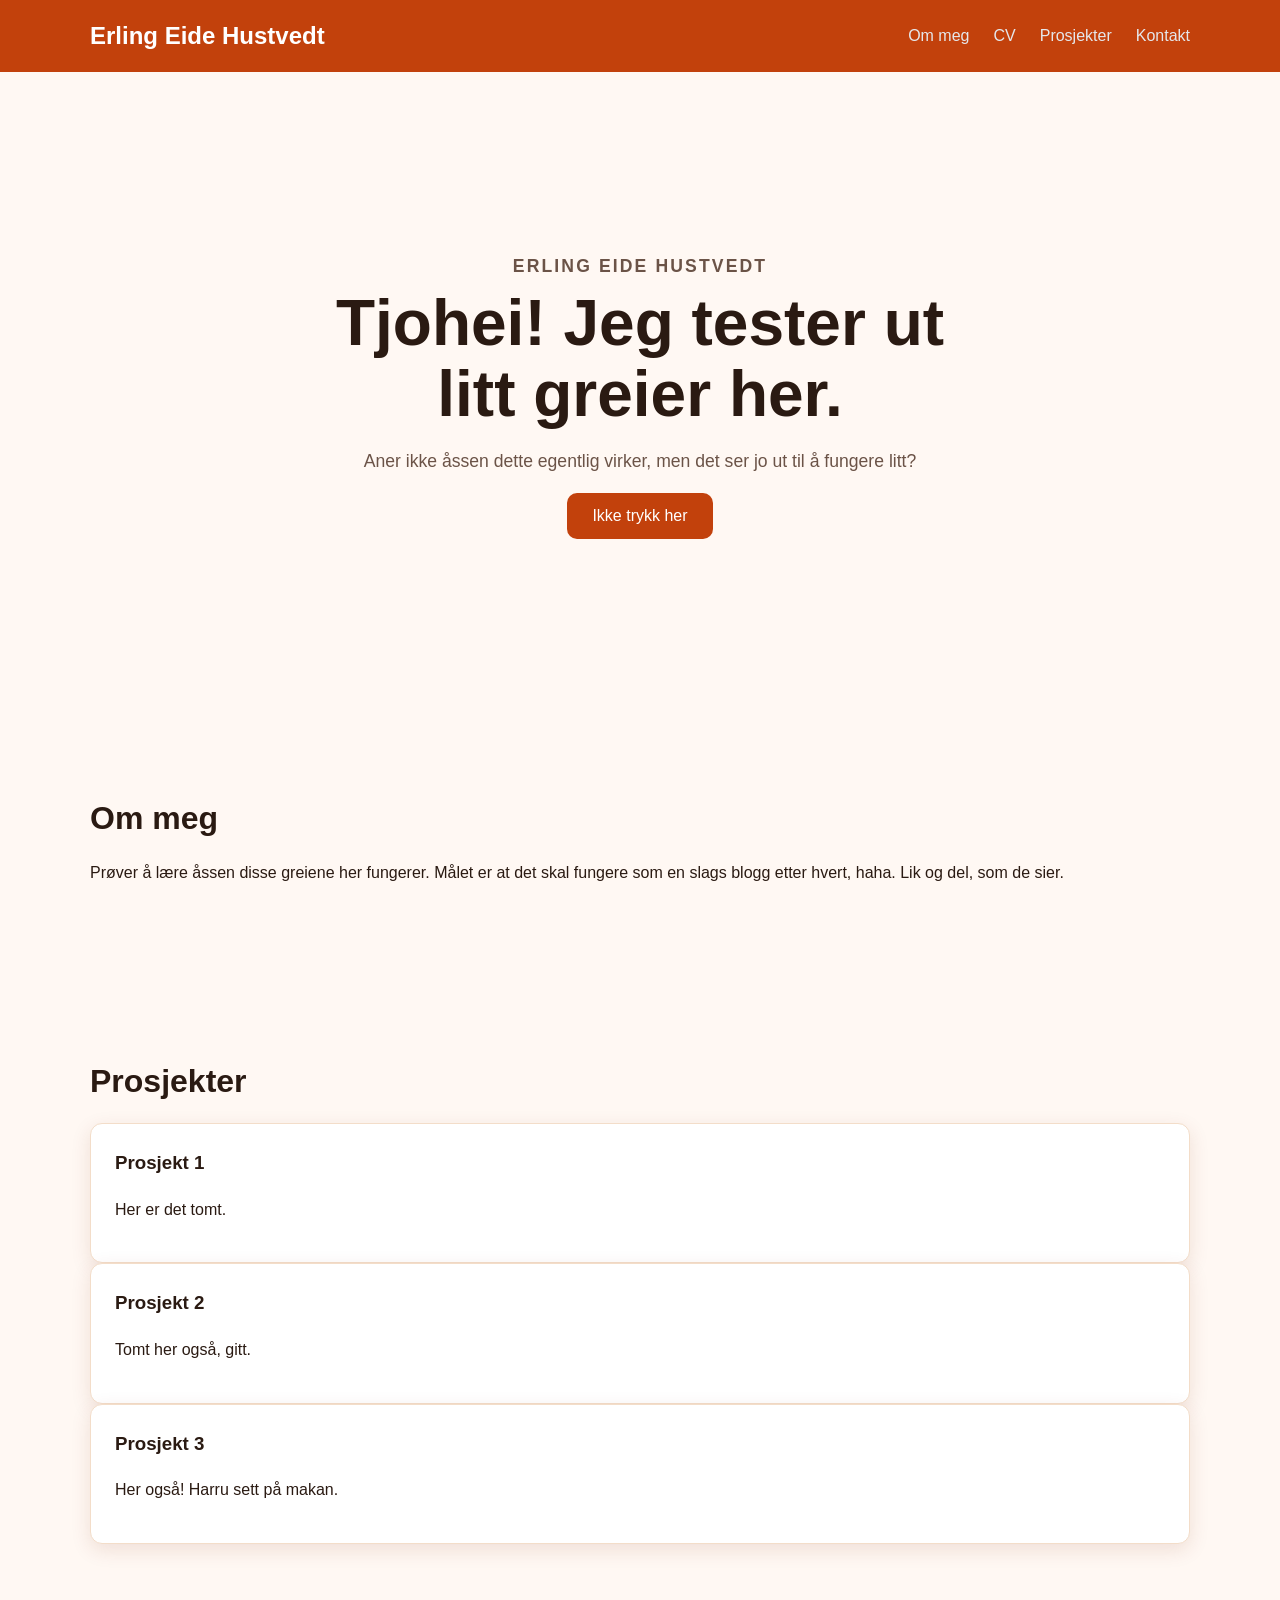
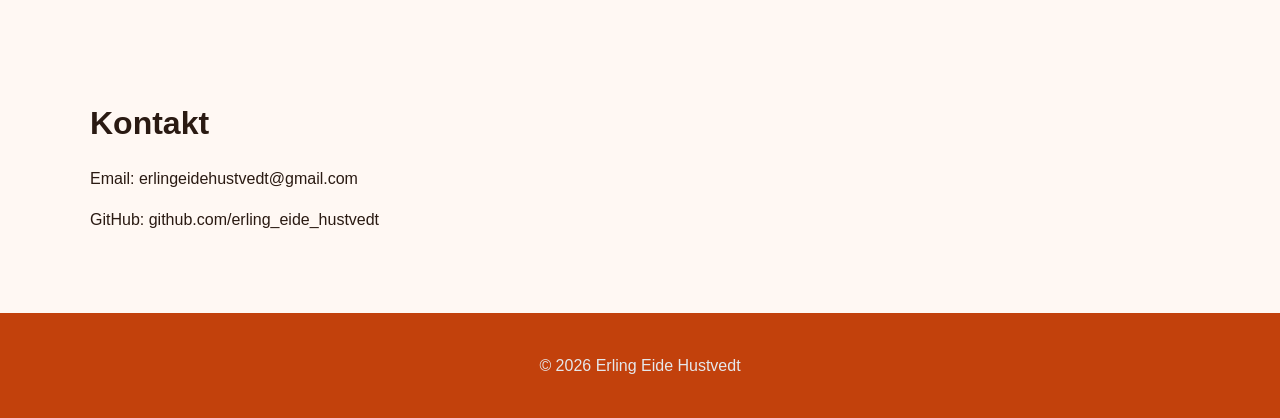
<file: index.html>
<!DOCTYPE html>
<html lang="en">
  <head>
    <meta charset="UTF-8" />
    <meta name="viewport" content="width=device-width, initial-scale=1.0" />
    <title>Gingerlingen</title>
    <meta
      name="description"
      content="A simple personal portfolio website built with HTML, CSS, and JavaScript."
    />
    <link rel="stylesheet" href="styles.css" />
  </head>
  <body>
    <header class="site-header">
      <nav class="container nav">
        <div class="logo">Erling Eide Hustvedt</div>
        <div class="nav-links">
          <a href="#om_meg">Om meg</a>
          <a href="cv.html">CV</a>
          <a href="#prosjekter">Prosjekter</a>
          <a href="#kontakt">Kontakt</a>
        </div>
      </nav>
    </header>

    <main>
      <section class="hero container">
        <div class="hero-text">
          <p class="eyebrow">Erling Eide Hustvedt</p>
          <h1>Tjohei! Jeg tester ut litt greier her.</h1>
          <p>
            Aner ikke åssen dette egentlig virker, men det ser jo ut til å fungere litt? 
          </p>
          <button id="ctaButton">Ikke trykk her</button>
        </div>
      </section>

      <section id="om_meg" class="section container">
        <h2>Om meg</h2>
        <p>
          Prøver å lære åssen disse greiene her fungerer. Målet er at det skal fungere som en slags blogg etter hvert, haha. Lik og del, som de sier. 
        </p>
      </section>

      <section id="prosjekter" class="section container">
        <h2>Prosjekter</h2>
        <div class="prosjekter">
          <article class="card">
            <h3>Prosjekt 1</h3>
            <p>Her er det tomt.</p>
          </article>

          <article class="card">
            <h3>Prosjekt 2</h3>
            <p>Tomt her også, gitt.</p>
          </article>

          <article class="card">
            <h3>Prosjekt 3</h3>
            <p>Her også! Harru sett på makan.</p>
          </article>
        </div>
      </section>

      <section id="kontakt" class="section container">
        <h2>Kontakt</h2>
        <p>Email: erlingeidehustvedt@gmail.com</p>
        <p>GitHub: github.com/erling_eide_hustvedt</p>
      </section>
    </main>

    <footer class="site-footer">
      <p>© 2026 Erling Eide Hustvedt</p>
    </footer>

    <script src="script.js"></script>
  </body>
</html>
</file>
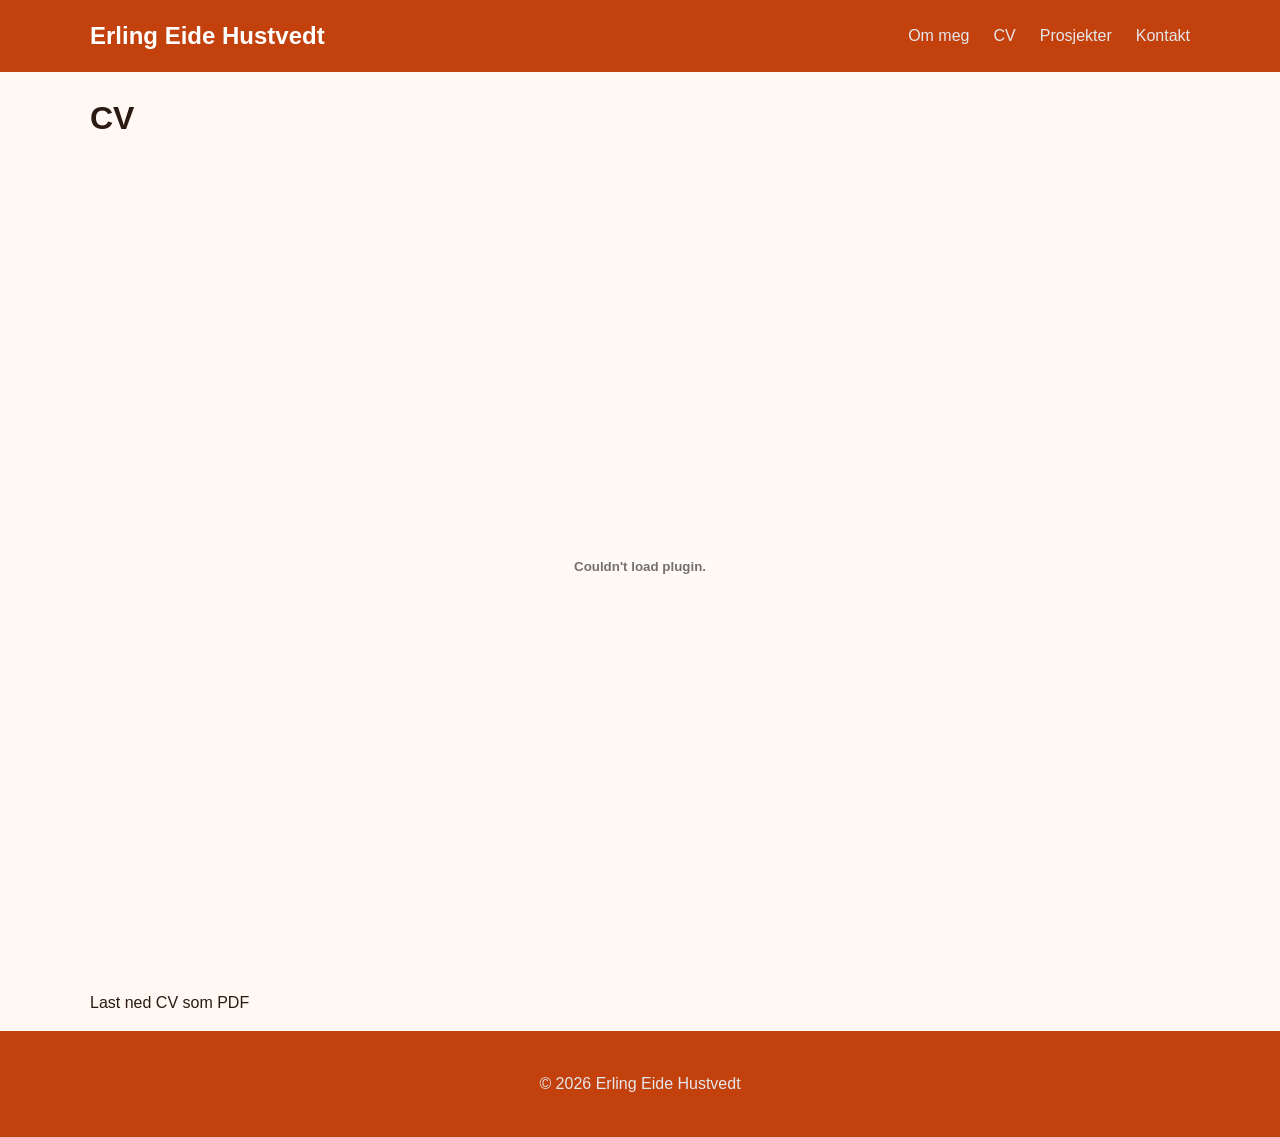
<file: cv.html>
<!DOCTYPE html>
<html lang="no">
  <head>
    <meta charset="UTF-8" />
    <meta name="viewport" content="width=device-width, initial-scale=1.0" />
    <title>CV – Erling Eide Hustvedt</title>
    <link rel="stylesheet" href="styles.css" />
</head>
<body>
  <header class="site-header">
    <nav class="container nav">
      <div class="logo"><a href="index.html">Erling Eide Hustvedt</a></div>

      <div class="nav-links">
        <a href="/#om_meg">Om meg</a>
        <a href="cv.html">CV</a>
        <a href="/#prosjekter">Prosjekter</a>
        <a href="/#kontakt">Kontakt</a>
      </div>
    </nav>
  </header>

  <main class="container page-content">
    <h1>CV</h1>

    <section class="cv-pdf">
      <embed src="cv.pdf" type="application/pdf" width="100%" height="800px" />
      <p><a href="cv.pdf" target="_blank" rel="noopener">Last ned CV som PDF</a></p>
    </section>

  </main>

  <footer class="site-footer">
    <p>© 2026 Erling Eide Hustvedt</p>
  </footer>
</body>
</html>
</file>
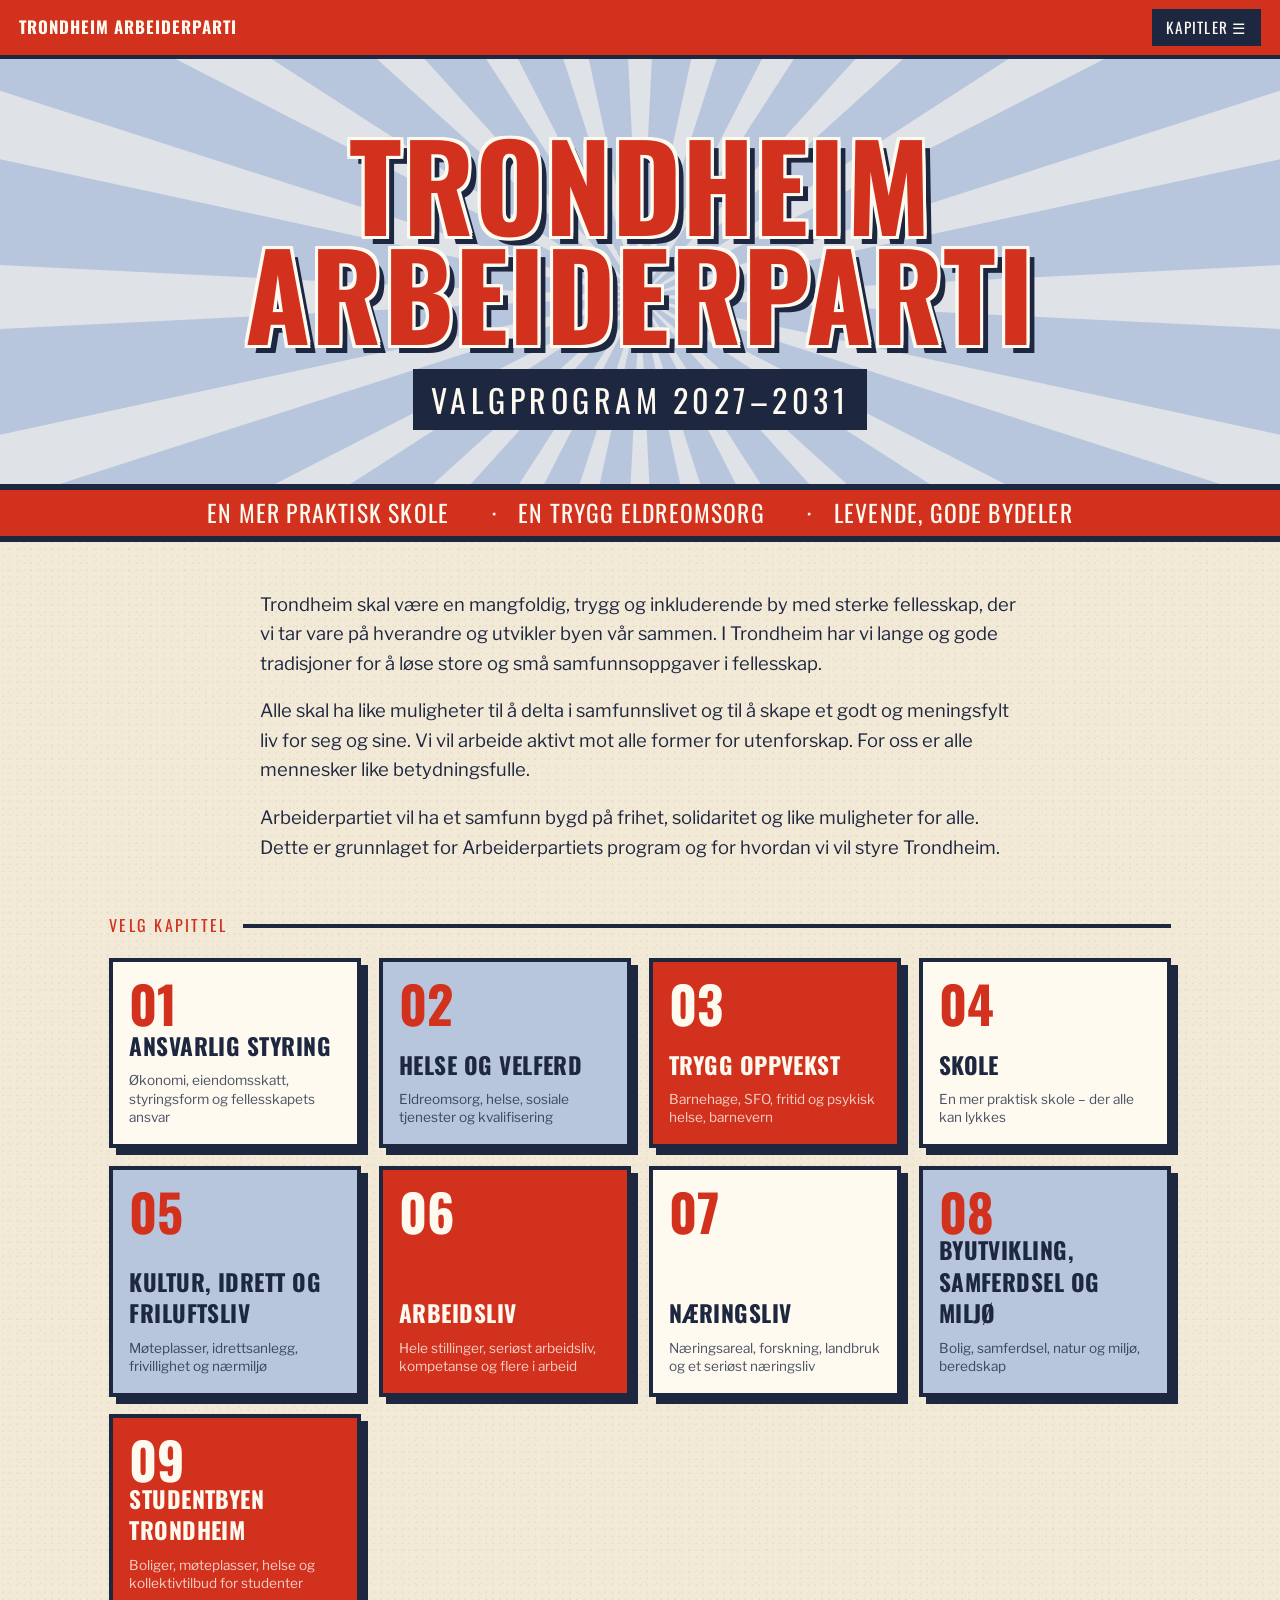
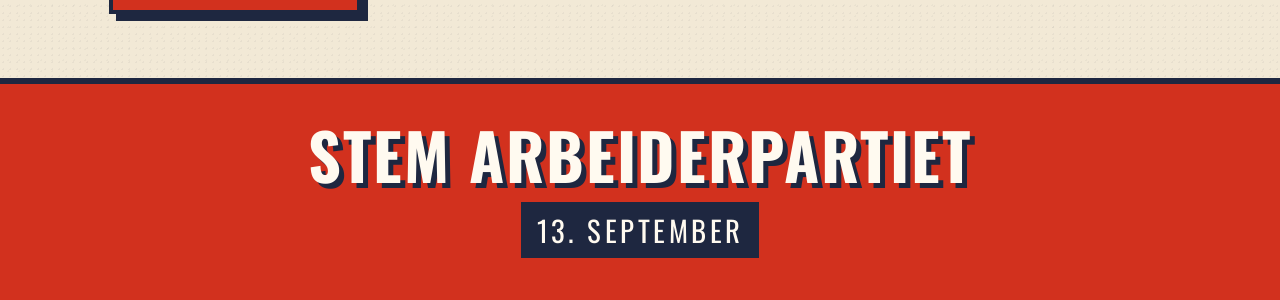
<file: valgprogram.html>
<!DOCTYPE html>
<html lang="nb">
<head>
<meta charset="utf-8">
<meta name="viewport" content="width=device-width, initial-scale=1">
<title>Trondheim Arbeiderparti – Valgprogram 2027–2031</title>
<link rel="preconnect" href="https://fonts.googleapis.com">
<link rel="preconnect" href="https://fonts.gstatic.com" crossorigin>
<link href="https://fonts.googleapis.com/css2?family=Oswald:wght@500;700&family=Libre+Franklin:ital,wght@0,400;0,600;0,800;1,400&display=swap" rel="stylesheet">
<style>
:root{
  --red:#d2311e;
  --red-dark:#a8220f;
  --ink:#1e2740;
  --paper:#f2e9d6;
  --paper-2:#e9dec6;
  --sky:#b8c6dd;
  --white:#fffaf0;
  --head:"Oswald","League Gothic","Arial Narrow",Impact,sans-serif;
  --body:"Libre Franklin","Helvetica Neue",Arial,sans-serif;
}
*{box-sizing:border-box}
html{scroll-behavior:smooth}
body{
  margin:0;background:var(--paper);color:var(--ink);
  font-family:var(--body);font-size:18px;line-height:1.6;
  background-image:
    radial-gradient(rgba(30,39,64,.05) 1px,transparent 1px),
    radial-gradient(rgba(30,39,64,.035) 1px,transparent 1px);
  background-size:7px 7px,11px 11px;background-position:0 0,3px 5px;
}
a{color:inherit}
button{font:inherit;cursor:pointer}

/* ---------- Topplinje ---------- */
.topbar{
  position:sticky;top:0;z-index:20;background:var(--red);color:var(--white);
  border-bottom:4px solid var(--ink);
  display:flex;align-items:center;justify-content:space-between;gap:1rem;
  padding:.55rem 1.2rem;
}
.brand{font-family:var(--head);font-weight:700;text-transform:uppercase;letter-spacing:.06em;
  font-size:1.05rem;text-decoration:none;display:flex;align-items:center;gap:.6rem;background:none;border:0;color:inherit;padding:0}
.brand .logo{height:30px;width:auto}
.menu-btn{background:var(--ink);color:var(--white);border:0;font-family:var(--head);
  text-transform:uppercase;letter-spacing:.08em;padding:.4rem .9rem;font-size:.95rem}
.menu-btn:hover{background:#000}

/* Utfellbar meny */
.drawer{position:fixed;inset:0;z-index:30;display:none}
.drawer.open{display:block}
.drawer .shade{position:absolute;inset:0;background:rgba(30,39,64,.55)}
.drawer nav{position:absolute;right:0;top:0;bottom:0;width:min(360px,88vw);background:var(--paper);
  border-left:6px solid var(--red);padding:1.2rem 1.2rem 2rem;overflow:auto}
.drawer h2{font-family:var(--head);text-transform:uppercase;margin:.2rem 0 1rem;font-size:1.4rem;letter-spacing:.05em}
.drawer ol{list-style:none;margin:0;padding:0}
.drawer li button{display:flex;gap:.8rem;align-items:baseline;width:100%;text-align:left;background:none;border:0;
  border-bottom:2px solid var(--paper-2);padding:.6rem .2rem;color:var(--ink);font-family:var(--head);font-size:1.15rem;text-transform:uppercase;letter-spacing:.03em}
.drawer li button:hover,.drawer li button[aria-current="true"]{color:var(--red)}
.drawer li .n{color:var(--red);min-width:1.8em}
.close-btn{float:right;background:var(--red);color:var(--white);border:0;width:2.2rem;height:2.2rem;font-size:1.3rem;line-height:1}

/* ---------- Forside ---------- */
.hero{position:relative;overflow:hidden;background:var(--sky);border-bottom:6px solid var(--ink)}
.hero svg.rays{position:absolute;left:50%;top:50%;margin-top:-800px;width:1600px;max-width:none;transform:translateX(-50%);opacity:.55}
.hero-inner{position:relative;max-width:1100px;margin:0 auto;padding:3.6rem 1.2rem 3.4rem;text-align:center}
.kicker{display:inline-block;background:var(--ink);color:var(--white);font-family:var(--head);text-transform:uppercase;
  letter-spacing:.18em;padding:.3rem .9rem;font-size:.95rem}
.poster-title{font-family:var(--head);font-weight:700;text-transform:uppercase;color:var(--red);
  line-height:.92;margin:.8rem 0 .4rem;font-size:clamp(3rem,10vw,7.4rem);letter-spacing:.01em;
  text-shadow:3px 3px 0 var(--white),-3px -3px 0 var(--white),3px -3px 0 var(--white),-3px 3px 0 var(--white),
              0 3px 0 var(--white),3px 0 0 var(--white),0 -3px 0 var(--white),-3px 0 0 var(--white),
              8px 8px 0 var(--ink)}
.poster-sub{display:inline-block;font-family:var(--head);text-transform:uppercase;font-size:clamp(1.2rem,3vw,2rem);letter-spacing:.14em;margin:1rem 0 0;background:var(--ink);color:var(--white);padding:.3rem 1.1rem}
.skyline{display:block;width:100%;height:auto;margin-top:1rem}
.hero-band span{display:inline-block;margin:0 .5em;white-space:nowrap}.hero-band span{margin:0 .9em}.hero-band span+span::before{content:'·';margin-right:.9em}
.hero-band{position:relative;background:var(--red);color:var(--white);text-align:center;font-family:var(--head);text-transform:uppercase;border-top:6px solid var(--ink);
  font-size:clamp(1rem,1.85vw,1.6rem);letter-spacing:.05em;display:flex;flex-wrap:wrap;justify-content:center;gap:.2em 0;padding:.6rem 1rem;line-height:1.1;border-top:6px solid var(--ink)}

.wrap{max-width:1100px;margin:0 auto;padding:0 1.2rem}
.intro{max-width:760px;margin:3rem auto 0;font-size:1.15rem}

.section-label{font-family:var(--head);text-transform:uppercase;letter-spacing:.14em;font-size:1rem;color:var(--red);
  display:flex;align-items:center;gap:1rem;margin:3.2rem 0 1.2rem}
.section-label::after{content:"";flex:1;height:4px;background:var(--ink)}

.tiles{display:grid;grid-template-columns:repeat(auto-fill,minmax(240px,1fr));gap:1.1rem;padding-bottom:4rem}
.tile{position:relative;text-align:left;border:4px solid var(--ink);background:var(--white);color:var(--ink);
  padding:1rem 1rem 1.1rem;min-height:190px;display:flex;flex-direction:column;justify-content:space-between;
  box-shadow:7px 7px 0 var(--ink);transition:transform .12s ease,box-shadow .12s ease}
.tile:hover,.tile:focus-visible{transform:translate(-3px,-3px);box-shadow:10px 10px 0 var(--red);outline:none}
.tile .num{font-family:var(--head);font-weight:700;font-size:3.2rem;line-height:1;color:var(--red)}
.tile .t{font-family:var(--head);font-weight:700;text-transform:uppercase;font-size:1.45rem;line-height:1.1;letter-spacing:.02em}
.tile .s{font-size:.85rem;opacity:.8;margin-top:.4rem;line-height:1.35}
.tile:nth-child(3n+2){background:var(--sky)}
.tile:nth-child(3n){background:var(--red);color:var(--white)}
.tile:nth-child(3n) .num{color:var(--white)}

/* ---------- Kapittelvisning ---------- */
.chapter{display:none}
.chapter.active{display:block}
body.home-view #home{display:block}
.ch-head{background:var(--sky);border-bottom:6px solid var(--ink);position:relative;overflow:hidden}
.chapter:nth-of-type(even) .ch-head{background:var(--red)}
.chapter:nth-of-type(even) .ch-head .ch-title{color:var(--white);text-shadow:6px 6px 0 var(--ink)}
.chapter:nth-of-type(even) .ch-head .ch-num{color:var(--ink)}
.ch-head-inner{max-width:1100px;margin:0 auto;padding:2.6rem 1.2rem 2.2rem;position:relative}
.ch-num{font-family:var(--head);font-weight:700;color:var(--red);font-size:1.2rem;letter-spacing:.2em;text-transform:uppercase}
.ch-title{font-family:var(--head);font-weight:700;text-transform:uppercase;line-height:.95;margin:.3rem 0 0;
  font-size:clamp(2.4rem,7vw,5.2rem);color:var(--red);
  text-shadow:3px 3px 0 var(--white),-3px -3px 0 var(--white),3px -3px 0 var(--white),-3px 3px 0 var(--white),
              0 3px 0 var(--white),3px 0 0 var(--white),0 -3px 0 var(--white),-3px 0 0 var(--white),7px 7px 0 var(--ink)}
.ch-head svg.rays{position:absolute;right:-220px;top:-260px;width:760px;opacity:.35;pointer-events:none}

.ch-body{max-width:1100px;margin:0 auto;padding:2.4rem 1.2rem 3rem;display:grid;grid-template-columns:230px 1fr;gap:2.6rem}
.ch-toc{position:sticky;top:5rem;align-self:start;font-size:.95rem}
.ch-toc h3{font-family:var(--head);text-transform:uppercase;letter-spacing:.12em;font-size:.9rem;margin:0 0 .6rem;color:var(--red)}
.ch-toc ul{list-style:none;margin:0;padding:0;border-left:4px solid var(--ink)}
.ch-toc button{display:block;width:100%;text-align:left;background:none;border:0;padding:.35rem .8rem;color:var(--ink);line-height:1.3}
.ch-toc button:hover{background:var(--ink);color:var(--white)}
.content{max-width:740px}
.ingress{font-size:1.2rem;font-weight:600;border-left:8px solid var(--red);padding-left:1.1rem;margin:0 0 2rem}
.ingress p{margin:0 0 .9rem}
.content h3{font-family:var(--head);font-weight:700;text-transform:uppercase;font-size:2rem;line-height:1.05;margin:2.6rem 0 .8rem;
  letter-spacing:.02em;scroll-margin-top:5rem;display:flex;gap:.7rem;align-items:center}
.content h3::before{content:"";width:18px;height:18px;background:var(--red);flex:none;transform:rotate(45deg)}
.content h3:first-of-type{margin-top:1rem}
.content h4{font-family:var(--head);font-weight:500;text-transform:uppercase;letter-spacing:.06em;font-size:1.2rem;
  margin:1.6rem 0 .4rem;color:var(--red-dark)}
.content p{margin:0 0 1rem}
.lead-in{display:inline-block;background:var(--ink);color:var(--white);font-family:var(--head);text-transform:uppercase;
  letter-spacing:.1em;font-size:.95rem;padding:.25rem .7rem;margin:.6rem 0 .5rem}
ul.points{list-style:none;padding:0;margin:0 0 1.4rem}
ul.points>li{position:relative;padding:.55rem 0 .55rem 2.1rem;border-bottom:1px dashed rgba(30,39,64,.3)}
ul.points>li::before{content:"";position:absolute;left:.3rem;top:1.05rem;width:0;height:0;
  border-left:12px solid var(--red);border-top:7px solid transparent;border-bottom:7px solid transparent}
ul.points ul{margin:.4rem 0 0;padding-left:1.2rem}
ul.points ul li{list-style:square;padding:.1rem 0}
ul.points ul li::marker{color:var(--red)}
.label{font-weight:800}

.pager{max-width:1100px;margin:0 auto;padding:0 1.2rem 4rem;display:flex;justify-content:space-between;gap:1rem;flex-wrap:wrap}
.pager button{border:4px solid var(--ink);background:var(--white);color:var(--ink);font-family:var(--head);text-transform:uppercase;
  letter-spacing:.05em;padding:.7rem 1.1rem;font-size:1.05rem;box-shadow:5px 5px 0 var(--ink);max-width:48%}
.pager button:hover{background:var(--red);color:var(--white)}
.pager .home{margin:0 auto}
.pager button[hidden]{display:block;visibility:hidden}

footer{background:var(--ink);color:var(--paper);text-align:center;padding:2rem 1rem;font-family:var(--head);
  text-transform:uppercase;letter-spacing:.14em;font-size:.95rem}
footer{background:var(--red);color:var(--white);border-top:6px solid var(--ink);padding:2.4rem 1rem 2.6rem}
footer .vote{font-weight:700;font-size:clamp(2rem,6vw,4rem);line-height:1;letter-spacing:.03em;text-shadow:5px 5px 0 var(--ink)}
footer .date{display:inline-block;margin-top:1rem;background:var(--ink);padding:.3rem 1rem;font-size:clamp(1.1rem,3vw,1.8rem);letter-spacing:.12em}

@media (max-width:820px){
  body{font-size:17px}
  .ch-body{grid-template-columns:1fr;gap:1rem}
  .ch-toc{position:static}
  .ch-toc ul{display:flex;flex-wrap:wrap;gap:.4rem;border:0}
  .ch-toc button{border:2px solid var(--ink);padding:.25rem .6rem;font-size:.85rem}
  .content h3{font-size:1.6rem}
  .ingress{font-size:1.05rem}
  .hero-band{flex-direction:column}
  .hero-band span+span::before{display:none}
  .topbar{padding:.45rem .8rem}
  .brand{font-size:.85rem;white-space:nowrap}
  .menu-btn{white-space:nowrap;font-size:.85rem;padding:.35rem .7rem}
  .ch-head-inner{padding:1.8rem 1.2rem 1.6rem}
}
@media print{
  .topbar,.drawer,.pager,.ch-toc,#home .tiles,.section-label{display:none!important}
  .chapter{display:block!important;break-before:page}
  body{background:#fff;font-size:11pt}
  .ch-body{display:block;padding:1rem 0}
  .tile{box-shadow:none}
}
</style>
</head>
<body class="home-view">

<header class="topbar">
  <button class="brand" data-go="home" aria-label="Til forsiden">
    
    Trondheim Arbeiderparti
  </button>
  <button class="menu-btn" id="openMenu" aria-haspopup="true">Kapitler ☰</button>
</header>

<div class="drawer" id="drawer" aria-hidden="true">
  <div class="shade" data-close></div>
  <nav aria-label="Kapitler">
    <button class="close-btn" data-close aria-label="Lukk meny">×</button>
    <h2>Innhold</h2>
    <ol id="drawerList"></ol>
  </nav>
</div>

<main>
<!-- =================== FORSIDE =================== -->
<section id="home" class="chapter">
  <div class="hero">
    <svg class="rays" viewBox="-800 -800 1600 1600" aria-hidden="true">
      <g fill="#fffaf0">
        <!-- solstråler -->
        <g id="ray"><path d="M0 0 L-40 -800 L40 -800 Z"/></g>
      </g>
    </svg>
    <div class="hero-inner">
      <h1 class="poster-title">Trondheim<br>Arbeiderparti</h1>
      <p class="poster-sub">Valgprogram 2027–2031</p>

    </div>
    <div class="hero-band"><span>En mer praktisk skole</span><span>En trygg eldreomsorg</span><span>Levende, gode bydeler</span></div>
  </div>

  <div class="wrap">
    <div class="intro">
      <p>Trondheim skal være en mangfoldig, trygg og inkluderende by med sterke fellesskap, der vi tar vare på hverandre og utvikler byen vår sammen. I Trondheim har vi lange og gode tradisjoner for å løse store og små samfunnsoppgaver i fellesskap.</p>
      <p>Alle skal ha like muligheter til å delta i samfunnslivet og til å skape et godt og meningsfylt liv for seg og sine. Vi vil arbeide aktivt mot alle former for utenforskap. For oss er alle mennesker like betydningsfulle.</p>
      <p>Arbeiderpartiet vil ha et samfunn bygd på frihet, solidaritet og like muligheter for alle. Dette er grunnlaget for Arbeiderpartiets program og for hvordan vi vil styre Trondheim.</p>
    </div>
    <div class="section-label">Velg kapittel</div>
    <div class="tiles" id="tiles"></div>
  </div>
</section>

<!-- =================== 1 ANSVARLIG STYRING =================== -->
<section class="chapter" id="ansvarlig-styring" data-title="Ansvarlig styring" data-sub="Økonomi, eiendomsskatt, styringsform og fellesskapets ansvar">
  <div class="ch-body"><div class="content">
    <div class="ingress">
      <p>Arbeiderpartiet vil sørge for at Trondheim styres ansvarlig. Det betyr å sikre en økonomisk bærekraftig forvaltning, slik at både innbyggere og ansatte vet at tjenestene deres alltid er trygge. Vi vil videreføre ordningen med en økonomisk buffer, slik at kommunen har ryggrad til å stå gjennom midlertidige svingninger i norsk økonomi.</p>
      <p>Arbeiderpartiet ønsker også å styrke dialogen med næringslivet, arbeidstaker- og arbeidsgiverorganisasjonene og andre aktører i bysamfunnet.</p>
    </div>

    <h3>Nei til å øke eiendomsskatten</h3>
    <p>Folks trygghet avhenger av en trygg økonomisk hverdag. Internasjonale kriser og ustabilitet har ført til at vanlige folk her hjemme har blitt møtt med økte priser og trangere tider. I denne situasjonen mener Trondheim Arbeiderparti at det vil være feil å øke eiendomsskatten utover ordinær KPI-justering i perioden 2027–2031.</p>

    <h3>Høyre-byrådet har skapt mer uforutsigbarhet</h3>
    <p>Trondheim Ap sluttet opp om innføringen av parlamentarisme for å få en tydeligere plassering av politisk ansvar. Høyre-byrådet har imidlertid skadet innføringen av modellen, fordi parlamentarismen under disse partiene har vært preget av kaos og ansvarsfraskrivelse. Det har ført til mer uforutsigbarhet, både for innbyggerne og for næringslivet.</p>
    <p>Trondheim Arbeiderparti er åpent for å vurdere den videre politiske styringsformen i Trondheim sammen med våre samarbeidspartier etter valget.</p>
    <p>Vi har hele tiden påpekt at en mer praktisk skole og en god eldreomsorg der trygghet ikke har en prislapp, er viktigere for folk enn hvordan det politiske nivået velger å organisere seg. Uavhengig av styringsform vil medvirkning fra de ansattes organisasjoner stå sentralt for Arbeiderpartiet. Dette vil være førende for oss når vi går inn i forhandlinger etter valget.</p>

    <h3>Trygghet for utdanning, helse og alderdom er fellesskapets ansvar</h3>
    <p>Det er fellesskapets ansvar å sikre innbyggerne en mer praktisk skole der flere kan lykkes, og at du blir tatt godt vare på når helsen svikter og du trenger hjelp. Privatisering av disse kjerneoppgavene undergraver fellesskapets ansvar.</p>
    <p>Vi mener at private har en viktig rolle i å løse enkelte kommunale oppgaver, for eksempel entreprenørtjenester, snørydding og veivedlikehold. Der det er klokt, skal vi benytte oss av private aktører. Men Arbeiderpartiet sier nei til Høyre og Frps ønske om å privatisere og anbudsutsette folks trygghet.</p>
  </div></div>
</section>

<!-- =================== 2 HELSE OG VELFERD =================== -->
<section class="chapter" id="helse-og-velferd" data-title="Helse og velferd" data-sub="Eldreomsorg, helse, sosiale tjenester og kvalifisering">
  <div class="ch-body"><div class="content">
    <div class="ingress">
      <p>Helse- og velferdstjenestene i Trondheim skal være offentlig styrt, tilgjengelige for alle og bygge på fellesskapets ansvar.</p>
    </div>

    <h3>Eldreomsorg</h3>
    <p>For Ap er eldreomsorgen en av de aller viktigste sakene. Vi vil legge til rette for at eldre kan leve aktive og selvstendige liv gjennom forebyggende og helsefremmende tiltak. Alle skal være trygge på at fellesskapet stiller opp med nødvendige helse- og omsorgstjenester når behovet oppstår. Trondheim skal ikke ha stoppeklokkeomsorg.</p>
    <span class="lead-in">Trondheim Arbeiderparti vil:</span>

    <h4>Bo hjemme lenger</h4>
    <ul class="points">
      <li>Få på plass flere tilpassede boliger for eldre.</li>
      <li>Øke kapasiteten i aktivitetstilbudene.</li>
      <li>Styrke hjemmetjenesten.</li>
      <li>Ta i bruk bydelskafeene som møtesteder.</li>
      <li>Garantere gratis trygghetsalarm – trygghet skal ikke ha en prislapp.</li>
      <li>Sikre nok korttids-, avlastnings- og rehabiliteringsplasser.</li>
      <li>Styrke helsestasjonen for eldre, slik at den også omfatter tjenester i bydelene.</li>
      <li>Øke tilskuddene til seniorkultur.</li>
      <li>Støtte lokale idrettslag og frivillige organisasjoner, slik at flere kan delta i fysisk aktivitet uavhengig av økonomi.</li>
    </ul>

    <h4>Flere sykehjemsplasser og økt bemanning</h4>
    <ul class="points">
      <li>Øke grunnbemanningen i sykehjemmene og helsehusene.</li>
      <li>Fortsette utbyggingen av sykehjem og gi plass til alle som trenger det.</li>
      <li>Etablere flere spesialavdelinger og styrke fagmiljøet for brukere med spesielle behov.</li>
      <li>Styrke tjenestene gjennom flere yrkesgrupper med ulik kompetanse, og videreføre satsingen på aktivitører i sykehjem og helsehus.</li>
      <li>Få flere aktivitører ut i enhetene.</li>
    </ul>

    <h4>Bedre rekruttering</h4>
    <ul class="points">
      <li>Gjøre hele, faste stillinger til hovedregelen.</li>
      <li>Opprette flere stillinger for lærlinger.</li>
      <li>Sørge for bedre oppgavedeling mellom yrkesgruppene.</li>
      <li>Sikre god fagkompetanse i helse- og omsorgstjenestene gjennom langsiktige kompetanseplaner og samarbeid med utdanningsinstitusjonene.</li>
      <li>Tilrettelegge for seniorer og ansatte med funksjonsnedsettelser eller redusert arbeidsevne, slik at flere kan delta i arbeidslivet og stå lenger i jobb.</li>
    </ul>

    <h4>Motvirke digitalt utenforskap</h4>
    <ul class="points">
      <li>Motvirke digitalt utenforskap ved å tilby digital veiledning i tjenestene, opplæring på dagsentrene og støtte til frivillige digitale tilbud for seniorer.</li>
    </ul>

    <h3>Helse</h3>
    <span class="lead-in">Trondheim Arbeiderparti vil:</span>
    <h4>Legetjenester</h4>
    <ul class="points">
      <li>Sikre at alle innbyggere i Trondheim har tilbud om fastlege, og at det finnes nok ressurser til å løse de kommunale legeoppgavene, inkludert legevakttjenesten.</li>
    </ul>
    <h4>Lavterskeltilbud innen psykisk helse og rus</h4>
    <ul class="points">
      <li>Styrke tilbudet i nært samarbeid med spesialisthelsetjenesten og ideelle og frivillige organisasjoner.</li>
      <li>Sikre flere egnede og tilpassede boliger for personer med psykiske helseutfordringer og rusutfordringer.</li>
    </ul>

    <h3>Sosiale tjenester</h3>
    <span class="lead-in">Trondheim Arbeiderparti vil:</span>
    <ul class="points">
      <li><span class="label">BoA – bo- og aktivitetstilbudet:</span> Prioritere gode botilbud, aktivitetstilbud og kompetente ansatte for beboerne i BoA.</li>
      <li><span class="label">BPA – brukerstyrt personlig assistanse:</span> Videreutvikle BPA som et likestillingsverktøy som gir personer med bistandsbehov et aktivt og selvstendig liv.</li>
    </ul>

    <h3>Kvalifisering og velferd</h3>
    <span class="lead-in">Trondheim Arbeiderparti vil:</span>
    <ul class="points">
      <li><span class="label">Flere i arbeid:</span> Intensivere innsatsen for unge som står utenfor arbeidslivet, gjennom arbeidstrening og praksisplasser.</li>
      <li><span class="label">Flyktningtjenesten:</span> Opprette en minoritetsrådgiver og styrke veien til arbeid og utdanning for nye innbyggere.</li>
      <li><span class="label">Sosialhjelp:</span> Bidra til at flere kommer i arbeid, og sikre sosialhjelpssatser som gir barn og voksne mulighet til å leve verdige liv.</li>
    </ul>
  </div></div>
</section>

<!-- =================== 3 TRYGG OPPVEKST =================== -->
<section class="chapter" id="trygg-oppvekst" data-title="Trygg oppvekst" data-sub="Barnehage, SFO, fritid og psykisk helse, barnevern">
  <div class="ch-body"><div class="content">
    <div class="ingress">
      <p>I Trondheim skal barn og unge få vokse opp i trygge fellesskap der de opplever omsorg, tilhørighet og muligheter til å utvikle seg. Arbeiderpartiets oppvekstpolitikk bygger på fellesskap, små forskjeller og tidlig innsats. Barn og unge skal møtes av trygge voksne, gode tjenester og et samfunn som stiller opp når det trengs. Barn skal ikke oppleve at familiens økonomi, bosted eller livssituasjon begrenser mulighetene deres til å delta, mestre og høre til.</p>
    </div>
    <p>Økende forskjeller i samfunnet rammer barn hardest. Kommunen må derfor bidra til å utjevne sosiale forskjeller gjennom gode velferdsordninger. Forebygging er god samfunnsøkonomi. Tidlig innsats, trygge møteplasser, tilgjengelige helsetjenester og et sterkt sikkerhetsnett er avgjørende for å sikre barn og unge en god og trygg oppvekst.</p>
    <p>Arbeiderpartiet vil styrke innsatsen rundt barna der de lever livene sine. Barn og unge skal møtes av tjenester som samarbeider, er tilgjengelige og har nok ressurser. Vi tror på fagfolk, tillit og fellesskap. Barns behov skal alltid veie tyngre enn budsjetter og markedstenkning.</p>

    <h3>Barnehage</h3>
    <p>Barnehagen er en av våre viktigste velferdsordninger og en sentral arena for lek, læring, utvikling og omsorg. En god barnehage gir barn en trygg og god start på livet og bidrar til å utjevne sosiale forskjeller. Høy kvalitet i barnehagene forutsetter kompetente ansatte, tilstrekkelig bemanning og gode støttefunksjoner.</p>
    <span class="lead-in">Trondheim Arbeiderparti vil:</span>
    <ul class="points">
      <li>Styrke grunnbemanningen og videreføre og utvide satsingen på ekstra bemanning, slik at barnehagene har nok ansatte med relevant kompetanse gjennom hele åpningstiden. Dette skal også omfatte flere miljøarbeidere.</li>
      <li>Holde barnehageprisen lav.</li>
      <li>Sikre et sunt og variert kosthold i barnehagene.</li>
      <li>Ivareta støttefunksjonene i barnehagene, som godt renhold og PPT.</li>
      <li>Prioritere tidlig innsats og forebyggende arbeid allerede fra barnehagealder.</li>
      <li>Sikre trygge og sammenhengende overganger fra barnehage til skole og SFO, gjennom godt samarbeid mellom ansatte, barn og foresatte.</li>
    </ul>

    <h3>SFO</h3>
    <p>Skolefritidsordningen er en viktig del av hverdagen til mange barn og familier. SFO skal være en trygg arena for lek, aktivitet, vennskap og mestring. Arbeiderpartiet vil at tilbudet skal være inkluderende og tilgjengelig, og bidra til at alle barn kan delta uavhengig av familiens økonomi.</p>
    <span class="lead-in">Trondheim Arbeiderparti vil:</span>
    <ul class="points">
      <li>Senke prisen på SFO for elever på 4. trinn.</li>
      <li>Sikre at barn med behov for tilrettelegging også får nødvendig oppfølging i SFO.</li>
      <li>Legge til rette for mer fysisk aktivitet, lek, kultur og fritidsaktiviteter i SFO, og sikre et trygt, inkluderende og godt tilbud.</li>
      <li>Få flere miljøarbeidere i SFO.</li>
    </ul>

    <h3>Fritid og psykisk helse</h3>
    <p>Alle barn og unge skal ha like muligheter til å delta i fellesskapet, uavhengig av familiens økonomi. Fritidsklubber, kulturtilbud, idrett, møteplasser og lavterskel helsetilbud gir tilhørighet, vennskap og mestring. Dette er viktige virkemidler for å forebygge utenforskap, ensomhet og kriminalitet.</p>
    <span class="lead-in">Trondheim Arbeiderparti vil:</span>
    <ul class="points">
      <li>Opprette flere gratis eller rimelige fritids- og aktivitetstilbud for barn og unge.</li>
      <li>Sikre lavterskel psykisk helsehjelp for barn og unge, også uten krav om henvisning.</li>
      <li>Utvide helsestasjonstilbudet for unge i bydelene.</li>
      <li>Gi natteravnene gratis bussbillett.</li>
      <li>Sikre at foreldre, lærere og andre samarbeidspartnere får god veiledning og har informasjon om kommunens tilbud og kurs.</li>
      <li>Legge til rette for en mer inkluderende russetid, i dialog med russen, ved å gi russen områder å være på. Det skal forebygge ekskludering og bidra til en god russefeiring.</li>
    </ul>

    <h3>Barnevern og tidlig innsats</h3>
    <p>Noen barn og familier trenger ekstra støtte, og da må samfunnet stille opp. Barnevernet skal være et sikkerhetsnett og ikke en tjeneste som først kommer når problemene har blitt for store. For Arbeiderpartiet handler dette om å bygge sterke lag rundt barnet og sikre at hjelpen kommer i tide.</p>
    <span class="lead-in">Trondheim Arbeiderparti vil:</span>
    <ul class="points">
      <li>Styrke bemanningen i barnevernet, slik at de ansatte får tid til å følge opp barn og familiene deres. Barnevernet skal ha handlingsrom til å jobbe forebyggende.</li>
      <li>Styrke samhandlingen mellom barnevern, barnehage, skole, helsetjenester, fritidstilbud, politi og andre aktuelle samarbeidspartnere, og prioritere tidlig innsats for barn og familier med sammensatte behov.</li>
    </ul>
  </div></div>
</section>

<!-- =================== 4 SKOLE =================== -->
<section class="chapter" id="skole" data-title="Skole" data-sub="En mer praktisk skole – der alle kan lykkes">
  <div class="ch-body"><div class="content">
    <div class="ingress">
      <p>Under Arbeiderpartiets ledelse skal Trondheim bli et nasjonalt fyrtårn for en mer praktisk skole – en skole der flere kan lykkes.</p>
    </div>

    <h3>En mer praktisk skole – der alle kan lykkes</h3>
    <p>Altfor mange unger synes skolen er kjedelig. Noen trenger nye utfordringer. Mange klarer ikke å henge med. Altfor mange unger opplever ikke mestring i skolen. Noen faller fra og makter ikke å gjennomføre skoleløpet. De trenger nye løsninger – ikke gammeldagse svar. Høyre, som i dag styrer byen vår, står for en skolepolitikk med mer nivådeling, mer pugging og mer testing. Dette er det siste elevene trenger.</p>
    <p>Skolen er en arena for sosialisering, inkludering, læring og mestring – en institusjon som skal danne framtidens medborgere. Vi vil ha en skole som i større grad forbereder elevene på det virkelige livet.</p>
    <p>Skolehverdagen må bli mer praktisk, variert og aktiv, slik at motivasjonen øker og elevene lærer mer. En mer praktisk opplæring vil favne flere elever og motvirke frafall. Vi jobber for en skole der alle får mulighet til å lykkes. Da trenger vi en mer praktisk skole.</p>
    <span class="lead-in">Trondheim Arbeiderparti vil:</span>
    <ul class="points">
      <li>Sørge for at skolene får mer penger til praktisk utstyr og oppdaterte, fysiske lærebøker.</li>
      <li>Øke lærertettheten i Trondheimsskolen utover lærernormen.</li>
      <li>Styrke hele laget rundt eleven, blant annet ved å øke antallet miljøarbeidere og sette inn mangfoldsrådgivere i Trondheimsskolen.</li>
      <li>Investere i flere tilrettelagte lokaler for praktisk læring, som naturfag- og matterom, sløydsal og skolekjøkken.</li>
      <li>Sette av ressurser til å styrke kompetansen i praktisk læring blant lærere og andre ansatte.</li>
      <li>Samarbeide tettere med lærernes fagorganisasjoner.</li>
      <li>Sette i gang pilotprosjekter for å prøve ut ulike modeller for mer praktisk undervisning.</li>
      <li>Samarbeide tettere med NTNU for å kartlegge og utvikle pedagogisk metodikk for mer praktisk læring.</li>
      <li>Samarbeide tettere med LO, NHO og andre aktuelle parter for å tilpasse skolen til det faktiske arbeidslivet, med større vekt på ferdighetene arbeidslivet etterspør. Det gir et sterkere næringsliv og tryggere arbeidsplasser.</li>
      <li>Fortsette Ap-regjeringens arbeid med å gjenreise læreren som sjef i klasserommet. Tydelige rammer gir tryggere elever.</li>
      <li>Bekjempe mobbing og utenforskap i skolen ved å sette av mer egne ressurser til dette arbeidet og styrke hele laget rundt elevene.</li>
      <li>Sette av ressurser til mer utadrettet virksomhet i skolen, som bedrifts- og institusjonsbesøk.</li>
      <li>Styrke opplæringen om digitalisering, sosiale medier og kunstig intelligens i Trondheimsskolen, og sette av ressurser til kompetanseheving for personalet.</li>
      <li>Innføre gratis mensenprodukter i grunnskolen.</li>
      <li>Støtte og legge til rette for alternative læringsarenaer.</li>
    </ul>
    <p>Kort sagt skal vi endre skolen og sette sterkere fokus på mestring gjennom øvelse. Der høyresiden vil ha mer pugging og testing, vil Ap ha mer trening og mestring. Vi skal gå fra «pugge-skolen» til «jeg fikk det til!»-skolen – fra «læring for vurdering» til «vurdering for læring». Læring og mestring skal stå i sentrum, ikke prøver.</p>
    <p>Trondheim Ap ønsker et mangfold av skoler, tilpasset bydelene våre. De siste årene har krefter på høyresiden skapt usikkerhet rundt framtiden for flere skoler i Trondheim. Arbeiderpartiet vil slå ring om de små og mellomstore skolene og kjempe mot at de legges ned. Lokal tilhørighet til skolen er viktig. Vi vil derfor verne om nærskoleprinsippet og sikre barn tilhørighet til skole og nærmiljø.</p>
  </div></div>
</section>

<!-- =================== 5 KULTUR =================== -->
<section class="chapter" id="kultur-idrett-friluftsliv" data-title="Kultur, idrett og friluftsliv" data-sub="Møteplasser, idrettsanlegg, frivillighet og nærmiljø">
  <div class="ch-body"><div class="content">
    <div class="ingress">
      <p>Vårt løfte er at idrett, kunst og kultur skal være tilgjengelig for alle i Trondheim! Da må tilbudene være rimelige og finnes nær der folk bor.</p>
    </div>
    <p>For Trondheim Arbeiderparti er kultur og idrett en vesentlig del av et levende lokalsamfunn, og med på å skape fellesskap, tilhørighet og trygghet. Kulturelle møteplasser og frivillighet bygger sosial beredskap og gjør oss mer robuste når noe skjer. Samtidig har kultur, idrett og friluftsliv stor betydning for folkehelsen, fordi de skaper trivsel og aktivitet på mange områder.</p>
    <p>For å nå målet vil vi planlegge og bygge flerbrukslokaler tilrettelagt for både kultur og idrett, og alltid ivareta frivilligheten som et fundament i samfunnet vårt.</p>

    <h3>Kultur og møteplasser</h3>
    <span class="lead-in">Trondheim Arbeiderparti vil:</span>
    <ul class="points">
      <li>Sikre planer som gir rom for deltakelse, ivaretar mangfoldet og legger til rette for næringsutvikling.</li>
      <li>Samarbeide med kommunalt råd for kultur om videre utvikling av kulturfeltet.</li>
      <li>Bevare og styrke kulturskolen som et kommunalt tilbud for alle, og holde elevkostnaden lav.</li>
      <li>Styrke bibliotekene i byen og ta vare på dem som viktige sosiale møteplasser og gode steder for kunnskap og litteratur.</li>
      <li>Styrke tilbudet innen seniorkultur.</li>
      <li>Sikre at alle ungdommer har tilgang til minst én ungdomsklubb med kvalitetssikret innhold.</li>
      <li>Sikre gode museumstilbud innen kunst og form.</li>
      <li>Bidra til fortgang i saken om nytt museum for kunst og form.</li>
      <li>Støtte opp om viktige kulturarrangementer som Olavsfest, Pstereo, Kosmorama og Pride-festivalen.</li>
      <li>Bevare Trondheim kino som kommunal kino, og fjerne kravet om utbytte for å sikre billigere billetter.</li>
      <li>Styrke satsingen på Trondheim som både «matby» og «pilegrimshovedstad».</li>
      <li>Sørge for en inkluderende og allsidig feiring av 2030-jubileet.</li>
      <li>Bidra til å fremme pilegrimsbyen Trondheim under Nasjonaljubileet 2030.</li>
      <li>Innføre støtteordninger for å inkludere flest mulig i kultur-, idretts- og fritidstilbud.</li>
    </ul>

    <h3>Idrett og aktivitet</h3>
    <span class="lead-in">Trondheim Arbeiderparti vil:</span>
    <ul class="points">
      <li>Bygge flere idrettsflater og anlegg for både bredde- og toppidrett.</li>
      <li>Sikre areal til idrettsformål i nye utbyggingsområder.</li>
      <li>Ha et særlig fokus på tiltak som ivaretar breddeidretten, og sikre trenings- og konkurransetid for barn og unge.</li>
      <li>Stille med kommunale lånegarantier til idrettslag for å forenkle lokal anleggsutvikling.</li>
      <li>Bygge og rehabilitere skøytehall/ishall på Leangen, og gjennomføre byggingen av ishall på Tiller.</li>
      <li>Bygge et bydelsbasseng i øst.</li>
      <li>Styrke og bevare utlånssentralene for gratis utlån av idrettsutstyr, for å bygge ned økonomiske barrierer.</li>
      <li>Bygge et friidrettsanlegg i den sørlige delen av Trondheim.</li>
      <li>Bidra til gode vilkår for idrettslagene, blant annet gjennom gratis hall- og baneleie.</li>
      <li>Sikre gode treningstilbud uansett funksjonsnivå.</li>
      <li>Øke kommunens støtte til drift og vedlikehold av anlegg som eies av idrettslagene.</li>
    </ul>

    <h3>Friluftsliv, frivillighet og nærmiljø</h3>
    <span class="lead-in">Trondheim Arbeiderparti vil:</span>
    <ul class="points">
      <li>Ivareta og styrke byens frivilligsentraler.</li>
      <li>Legge til rette for god tilgang til markaområdene og for bruk av marka, blant annet med benker, bord og griller som er tilgjengelige for alle.</li>
      <li>Ivareta byens parker og nærområder, og ta vare på Nidelvstien og Ladestien som gode turløyper.</li>
      <li>Ivareta lysløypenettet i Trondheim.</li>
    </ul>
  </div></div>
</section>

<!-- =================== 6 ARBEIDSLIV =================== -->
<section class="chapter" id="arbeidsliv" data-title="Arbeidsliv" data-sub="Hele stillinger, seriøst arbeidsliv, kompetanse og flere i arbeid">
  <div class="ch-body"><div class="content">
    <div class="ingress">
      <p>Arbeid til alle er jobb nummer én. Et trygt arbeidsliv gir mennesker frihet, økonomisk trygghet og mulighet til å delta i fellesskapet.</p>
    </div>
    <p>Trondheim kommune skal gå foran som en ansvarlig arbeidsgiver og bruke sin rolle som innkjøper og samfunnsaktør til å fremme et seriøst og organisert arbeidsliv.</p>

    <h3>Faste og hele stillinger</h3>
    <p>Faste og hele stillinger skal være hovedregelen i Trondheim kommune. Det er et mål at ansatte som jobber ufrivillig deltid, tilbys større eller hele stillinger. Vi vil styrke grunnbemanningen i velferdstjenestene og redusere behovet for innleie og midlertidige ansettelser.</p>
    <span class="lead-in">Trondheim Arbeiderparti vil:</span>
    <ul class="points">
      <li>Etablere en kommunal vikarpool som gir flere faste ansettelser og bedre kontinuitet i tjenestene.</li>
      <li>Gjeninnføre det interne arbeidsmarkedet (DIA) i Trondheim kommune, for å gi ansatte større trygghet og forutsigbarhet, blant annet ved omstilling og overtallighet.</li>
      <li>Sørge for at Trondheim kommune arbeider aktivt for å rekruttere og tilrettelegge for personer med nedsatt funksjons- og arbeidsevne.</li>
      <li>Arbeide for å redusere bemanningsbyråenes rolle i arbeidslivet og begrense innleie der dette utfordrer faste ansettelser.</li>
    </ul>

    <h3>Et seriøst og organisert arbeidsliv</h3>
    <p>Et trygt og rettferdig arbeidsliv forutsetter sterke fagorganisasjoner, seriøse arbeidsgivere og tydelige krav fra det offentlige. Offentlige midler skal ikke bidra til sosial dumping eller useriøse virksomheter. Kommunens anskaffelser, eierskap og økonomiske virkemidler skal brukes til å belønne virksomheter som satser på egne ansatte, lærlinger og fagkompetanse.</p>
    <span class="lead-in">Trondheim Arbeiderparti vil:</span>
    <ul class="points">
      <li>Stille tydelige krav i kommunens anskaffelser til seriøsitet, tarifferte lønns- og arbeidsvilkår (fortrinnsvis tariffavtale), bruk av lærlinger, fagbrev, faste ansettelser og hele stillinger.</li>
    </ul>

    <h3>Kompetanse og utdanning</h3>
    <p>Et trygt og framtidsrettet arbeidsliv krever investering i kompetanse. Trondheim skal være en kommune der unge og voksne får mulighet til å fullføre utdanning, ta fagbrev og utvikle kompetansen sin gjennom hele yrkeslivet. Trondheim kommune skal ta et større ansvar for å utdanne framtidens fagarbeidere.</p>
    <span class="lead-in">Trondheim Arbeiderparti vil:</span>
    <ul class="points">
      <li>Øke antallet læreplasser i kommunens egne virksomheter og stille krav om bruk av lærlinger i kommunale anskaffelser.</li>
      <li>Samarbeide med partene i arbeidslivet og utdanningssektoren for å sikre at flere fullfører fag- og yrkesopplæringen, og at kompetansen samsvarer med behovene i arbeidslivet.</li>
    </ul>

    <h3>Flere i arbeid</h3>
    <p>Trondheim Arbeiderparti vil at flere skal få muligheten til å bidra og oppleve tryggheten og fellesskapet som følger med arbeid. Å få unge som av ulike årsaker står utenfor arbeid og utdanning, inn i jobb er en viktig samfunnsoppgave.</p>
    <span class="lead-in">Trondheim Arbeiderparti vil:</span>
    <ul class="points">
      <li>Sørge for at Trondheim kommune tar en mer aktiv rolle i å hjelpe mennesker inn i arbeidslivet ved å tilby arbeidstrening innen samfunnsnyttige oppgaver. Målet skal være å gi flere arbeidserfaring, kompetanse og en vei videre til fast arbeid.</li>
      <li>Samarbeide tett med partene i arbeidslivet og NAV for å få flere unge ut i jobb og utdanning.</li>
      <li>Utvide Ung i jobb-tilbudet når det gjelder yrker og arbeidstid, med mål om 250 arbeidsplasser, og endre ordningen slik at man kan søke fra og med det året man fyller 16 år.</li>
    </ul>

    <h3>Arbeid, helse og fritid</h3>
    <p>Arbeidslivet skal være organisert slik at mennesker kan stå i jobb gjennom et langt yrkesliv. Arbeidstidsordningene må ivareta arbeidstakernes helse og gi mulighet til å kombinere arbeid med familie og fritid.</p>
    <span class="lead-in">Trondheim Arbeiderparti vil:</span>
    <ul class="points">
      <li>Arbeide for å bevare søndagen som fridag.</li>
      <li>Begrense nattarbeid og belastende arbeidstidsordninger der det er mulig.</li>
      <li>Utvikle arbeidstidsordninger i samarbeid med partene i arbeidslivet.</li>
      <li>Forebygge sykefravær gjennom tilstrekkelig grunnbemanning, forsvarlig arbeidsbelastning, individuell tilrettelegging og systematisk arbeidsmiljøarbeid.</li>
      <li>Styrke ordningen med arbeidstøy for ansatte i Trondheim kommune.</li>
    </ul>
  </div></div>
</section>

<!-- =================== 7 NÆRINGSLIV =================== -->
<section class="chapter" id="naeringsliv" data-title="Næringsliv" data-sub="Næringsareal, forskning, landbruk og et seriøst næringsliv">
  <div class="ch-body"><div class="content">
    <div class="ingress">
      <p>Trondheim skal være en næringsvennlig kommune. Trondheim Arbeiderparti vil føre en offensiv næringspolitikk som skaper arbeidsplasser, øker verdiskapingen og gjør det attraktivt å etablere og utvikle virksomheter i kommunen.</p>
    </div>
    <p>Grønn omstilling er både en stor endring og en stor mulighet. Trondheim har sterke fortrinn gjennom kunnskapsmiljøene, et variert næringsliv og kompetent arbeidskraft. Vi vil styrke samarbeidet mellom kommunen, næringslivet, fagbevegelsen og kunnskapsmiljøene for å utvikle framtidens arbeidsplasser og næringsliv.</p>
    <p>Kommunen skal være en aktiv medspiller med rask og forutsigbar saksbehandling, nok næringsareal, god infrastruktur og tett dialog med bedriftene.</p>

    <h3>Areal for arbeidsplasser og industri</h3>
    <p>Trondheim trenger nok næringsareal for å skape framtidens arbeidsplasser. Byutviklingen må sikre plass til både boliger, næringsliv og industri. Kommuneplanens arealdel (KPA) skal rulleres for å sikre tilstrekkelige næringsarealer. Bedrifter som må flytte på grunn av utviklingen på Nyhavna, skal sikres egnede erstatningsarealer. Gode kollektivforbindelser skal gjøre næringsområdene tilgjengelige for arbeidstakerne.</p>

    <h3>Forskning og arbeidsplasser</h3>
    <p>Trondheims sterke forsknings- og teknologimiljøer er et viktig konkurransefortrinn. Vi vil styrke samarbeidet mellom kommunen, NTNU, SINTEF og næringslivet for å tiltrekke oss nye bedrifter, investeringer og kompetanse, og legge til rette for at flere ideer og mer teknologi utviklet i Trondheim blir kommersialisert og skaper arbeidsplasser her.</p>
    <p>Nyhavna har en unik kombinasjon av sjøtilgang, industriareal og nærhet til sterke forskningsmiljøer som Norsk havteknologisenter. Vi vil sikre arealer til ny industri innen havteknologi og legge til rette for at teknologi utviklet i Trondheim også kan industrialiseres her. Ambisjonen er at Trondheim skal bli et internasjonalt tyngdepunkt for forskning, teknologi og industri knyttet til havet.</p>

    <h3>Trondheim skal være en offensiv landbrukskommune</h3>
    <p>Trondheim er en viktig landbrukskommune, og vi skal støtte opp om denne viktige næringen. Vi skal bruke kommunens innkjøpsmakt til å skape et mer stabilt marked for lokal matproduksjon. Vi vil prioritere rekruttering gjennom veiledning til unge og nye bønder, en godt tilgjengelig landbruksvikarordning, god veterinærdekning og støtte til gårdsbruk som satser på husdyr og beite.</p>

    <h3>Et seriøst og konkurransedyktig næringsliv</h3>
    <p>Trondheim skal være en god kommune for bedrifter som tar ansvar for sine ansatte og bidrar til fellesskapet. Kommunen skal bruke innkjøpsmakten sin til å fremme et seriøst arbeidsliv med lærlinger, faste hele stillinger, fagkompetanse og ordnede lønns- og arbeidsvilkår. Trepartssamarbeidet mellom kommunen, fagbevegelsen og næringslivet skal brukes aktivt for å møte kompetansebehov og utvikle nye muligheter innen blant annet bygg, industri, energi og teknologi.</p>
    <p>Når markedet svikter, skal kommunen bruke handlingsrommet sitt for å opprettholde aktivitet, kompetanse og arbeidsplasser. Ved nedgang i bygg- og anleggsnæringen vil vi for eksempel framskynde nødvendig vedlikehold og planlagte kommunale bygge- og investeringsprosjekter.</p>
    <span class="lead-in">Trondheim Arbeiderparti vil:</span>
    <ul class="points">
      <li>Føre en offensiv næringspolitikk som skaper flere arbeidsplasser og økt verdiskaping.</li>
      <li>Gjøre Trondheim attraktivt for etablering, investering og vekst, med raskere og mer forutsigbar saksbehandling.</li>
      <li>Sikre nok og egnede næringsarealer – 3000 nye dekar.</li>
      <li>Styrke samarbeidet mellom kommunen, NTNU, SINTEF, næringslivet og fagbevegelsen, og bidra til at forskning blir til nye bedrifter og arbeidsplasser.</li>
      <li>Føre en næringspolitikk med god balanse mellom boliger, næringsliv og arbeidsplasser, og gode kollektivforbindelser til næringsområdene.</li>
    </ul>
  </div></div>
</section>

<!-- =================== 8 BYUTVIKLING =================== -->
<section class="chapter" id="byutvikling" data-title="Byutvikling, samferdsel og miljø" data-sub="Bolig, samferdsel, natur og miljø, beredskap">
  <div class="ch-body"><div class="content">
    <div class="ingress">
      <p>Trondheim er i vekst, og valgene vi tar i byutviklingen, vil prege hverdagen til folk i lang tid framover.</p>
    </div>
    <p>Byutvikling handler om mer enn hvor høyt og tett vi bygger. Det handler om hvordan byen henger sammen, og om den fungerer for dem som bor her. Fortetting kan være nødvendig for å ta vare på natur og redusere utslipp.</p>
    <p>Samtidig skal byen utvikles med gode møteplasser, grøntområder og fellesarenaer. En by der folk møtes oftere, blir sterkere. Derfor må hensynet til sosial bærekraft ligge fast når byen utvikles videre, sammen med klima- og miljømålene.</p>
    <p>Bydelene og nærmiljøene er grunnmuren i Trondheim. Framtidas by skal gi rom for fellesskap, trygghet og tilhørighet der folk bor og lever livene sine. Arbeiderpartiet vil utvikle alle deler av kommunen, ikke bare de mest sentrale.</p>

    <h3>Boligpolitikk</h3>
    <p>Arbeiderpartiet står for en boligpolitikk som sikrer nok boliger til en overkommelig pris. For oss er det et mål at så mange som mulig kommer seg inn på boligmarkedet.</p>
    <span class="lead-in">Trondheim Arbeiderparti vil:</span>
    <ul class="points">
      <li>Sørge for at boligutbyggingen følger takten i befolkningsveksten, med mål om 2000 boliger per år.</li>
      <li>Utvikle bydelene og sikre kort vei til servicefunksjoner som lege, tannlege, helsestasjon, apotek og dagligvarebutikk der folk bor.</li>
      <li>Bygge ut seniorboliger i bydelene.</li>
      <li>Legge til rette for utbygging av studentboliger.</li>
      <li>Stille strengere krav til arkitektonisk kvalitet, estetikk og bokvalitet.</li>
    </ul>

    <h3>Næringsareal</h3>
    <span class="lead-in">Trondheim Arbeiderparti vil:</span>
    <ul class="points">
      <li>Rullere kommuneplanens arealdel (KPA) og sikre 3000 dekar nytt næringsareal, for å trygge og skape flere arbeidsplasser.</li>
    </ul>

    <h3>Samferdsel og miljøpakken</h3>
    <span class="lead-in">Trondheim Arbeiderparti vil:</span>
    <ul class="points">
      <li>Sikre finansiering fra miljøpakken for:
        <ul>
          <li>Byåsentunnelen</li>
          <li>Bynesveien, Trolla (tunnel)</li>
          <li>Brundalsforbindelsen del II</li>
          <li>pendlerparkering ved innfartsveiene fra sør og nord</li>
        </ul>
      </li>
      <li>Styrke kollektivtilbudet i hele byen, med særlig vekt på bydelene.</li>
      <li>Satse mer på kollektivtrafikk – billigere bussbilletter, flere ruter og flere avganger.</li>
      <li>Få flere drosjer for buss (bestillingstransport).</li>
      <li>Tilby bestillingstransport også på kveldstid.</li>
      <li>Utrede en mulig forlengelse av trikkelinja på Gråkallbanen.</li>
      <li>Utrede togdrift på Stavne–Leangen-banen.</li>
      <li>Gjøre dagens bomsystem mer rettferdig og bedre utformet.</li>
      <li>Si nei til å etablere godsterminal på Heggstadmoen.</li>
      <li>Arbeide for en tydeligere regulering av elsparkesykler, og legge til rette for å hindre konflikter mellom ulike trafikantgrupper.</li>
      <li>Arbeide for regional reservekapasitet og alternative forsynings- og transportveier.</li>
      <li>Sikre at havn, godsterminal, bane og vei planlegges i sammenheng, slik at mer gods kan fraktes på sjø og bane.</li>
      <li>Arbeide for en framtidsrettet godsterminalløsning for Trondheim og regionen, med tilstrekkelig kapasitet og gode forbindelser mellom sjø, bane og vei.</li>
      <li>Sikre god nok parkeringsdekning i areal- og reguleringsplaner.</li>
    </ul>

    <h3>Natur og miljø</h3>
    <p>Trondheim Arbeiderparti vil redusere klimagassutslippene, ta vare på naturmangfoldet og sikre renere luft, sjø og vann. Vi vil bevare og utvikle grønne områder i hele byen og gjøre det enklere for innbyggerne å ta miljøvennlige valg i hverdagen.</p>
    <span class="lead-in">Trondheim Arbeiderparti vil:</span>
    <ul class="points">
      <li>Bevare markagrensa og tilgangen til grønne byrom.</li>
      <li>Sikre og videreutvikle miljøvennlig kollektivtransport, og gjøre det lett å bevege seg rundt i byen til fots, på sykkel og for rullestol- og rullatorbrukere.</li>
      <li>Legge til rette for at det er enkelt å ta miljøvennlige valg i hverdagen.</li>
      <li>Ivareta natur- og artsmangfoldet.</li>
      <li>Bygge byen basert på gode klima- og miljøløsninger for energi, materialvalg og samferdsel.</li>
    </ul>

    <h3>Beredskap</h3>
    <p>Samfunnssikkerhet og beredskap er en av kommunens oppgaver, og har dessverre blitt stadig mer aktuelt de senere årene. Trondheim kommune må være forberedt på et bredt spekter av hendelser, fra bortfall av strøm og kommunikasjon og ekstremvær til terrorisme og krig. Trondheim Arbeiderparti vil arbeide for at sårbarheter i matforsyningen og andre forsyningskjeder kartlegges, sammen med relevante myndigheter, næringslivet og partene i arbeidslivet.</p>
    <span class="lead-in">Trondheim Arbeiderparti vil:</span>
    <ul class="points">
      <li>Sikre nødstrømsaggregat på alle større kommunale boinstitusjoner.</li>
      <li>Sikre tilgang til sekundær oppvarmingskilde ved kommunale boinstitusjoner.</li>
      <li>Styrke kommunens arbeid med beredskap og krisehåndtering, i samråd med ansatte og tillitsvalgte i kommunen.</li>
      <li>Bygge flere dekningsrom og tilfluktsrom, og styrke vedlikeholdet og opprustingen av eksisterende rom.</li>
    </ul>
  </div></div>
</section>

<!-- =================== 9 STUDENTBYEN =================== -->
<section class="chapter" id="studentbyen" data-title="Studentbyen Trondheim" data-sub="Boliger, møteplasser, helse og kollektivtilbud for studenter">
  <div class="ch-body"><div class="content">
    <div class="ingress">
      <p>Vårt løfte er at Trondheim skal være en god, trygg og inkluderende studentby for alle.</p>
    </div>
    <p>For Trondheim Arbeiderparti er studentene en viktig del av byen vår. Studentene bidrar til fellesskapet gjennom frivillighet, kultur, idrett, arbeidsliv og engasjement, og er en viktig del av Trondheims identitet som kunnskaps- og studentby. Samtidig skal det være mulig å være student i Trondheim uavhengig av økonomi.</p>
    <p>Vi vil sikre rimelige boliger, et godt kollektivtilbud, gode møteplasser og mulighet for deltakelse i kultur-, idretts- og organisasjonslivet. Samtidig vil vi styrke samarbeidet mellom kommunen, studentsamskipnaden, utdanningsinstitusjonene og studentorganisasjonene for å forbedre studentenes hverdag og sørge for at studentenes stemme blir hørt i utviklingen av byen.</p>

    <h3>Prioriterte saker for perioden</h3>
    <span class="lead-in">Trondheim Arbeiderparti vil:</span>
    <ul class="points">
      <li>Jobbe for at det bygges flere studentboliger i Trondheim, slik at flere studenter får tilgang til rimelige og trygge boliger med god tilgang til kollektivtransport, campus, sentrum og nærmiljø.</li>
      <li>Sikre at bokvaliteten og brannsikkerheten er god i privatutleide boliger til studenter.</li>
      <li>Sikre gode og trygge møteplasser for studenter i hele byen, både på og utenfor campus, gjennom tett samarbeid med Studentersamfundet og Studentsamskipnaden.</li>
      <li>Styrke studentfrivilligheten gjennom gode og forutsigbare økonomiske rammer for studentorganisasjonene, og sikre støtte til sentrale arenaer som Studentersamfundet.</li>
      <li>Sørge for at studentperspektivet blir ivaretatt i byutviklingen, og legge til rette for levende studentområder.</li>
      <li>Sikre et tilstrekkelig helsetilbud for alle studenter, for både fysisk og psykisk helse, deriblant et kommunalt legetilbud.</li>
      <li>Arbeide for et rimeligere, mer tilgjengelig og bedre kollektivtilbud på dagtid, kveldstid og i helgene.</li>
      <li>Sikre gode og trygge gang- og sykkelforbindelser mellom studentområdene og resten av byen, og sykkelparkering rundt campus og studentboliger.</li>
      <li>Innføre gratis bysykkel for studenter.</li>
      <li>Sikre at Trondheim er en attraktiv studentby også utenom studieåret, ved å legge til rette for sommeraktiviteter, åpne møteplasser og sommerjobbmuligheter for studenter.</li>
      <li>Gjøre Trondheim til en attraktiv by å bli værende i etter endt utdanning, og aktivt bruke studentenes kompetanse og engasjement i byens utvikling.</li>
    </ul>
  </div></div>
</section>
</main>

<nav class="pager" id="pager" aria-label="Bla mellom kapitler">
  <button id="prevBtn">← Forrige</button>
  <button id="nextBtn">Neste →</button>
</nav>

<footer><div class="vote">Stem Arbeiderpartiet</div><div class="date">13. september</div></footer>

<script>
(function(){
  // Solstråler
  document.querySelectorAll('svg.rays').forEach(function(svg){
    var g=svg.querySelector('g'); var ray=svg.querySelector('#ray');
    for(var i=1;i<24;i++){var c=ray.cloneNode(true);c.removeAttribute('id');c.setAttribute('transform','rotate('+(i*15)+')');g.appendChild(c);}
  });

  var chapters=[].slice.call(document.querySelectorAll('section.chapter[data-title]'));
  var home=document.getElementById('home');
  var tiles=document.getElementById('tiles');
  var drawerList=document.getElementById('drawerList');

  function pad(n){return (n<10?'0':'')+n}

  chapters.forEach(function(sec,i){
    var n=i+1, title=sec.dataset.title, sub=sec.dataset.sub||'';
    // Kapittelhode
    var head=document.createElement('div'); head.className='ch-head';
    head.innerHTML='<svg class="rays" viewBox="-800 -800 1600 1600" aria-hidden="true"><g fill="#fffaf0"></g></svg>'+
      '<div class="ch-head-inner"><div class="ch-num">Kapittel '+n+'</div><h2 class="ch-title">'+title+'</h2></div>';
    var g=head.querySelector('g');
    for(var r=0;r<24;r++){var p=document.createElementNS('http://www.w3.org/2000/svg','path');p.setAttribute('d','M0 0 L-40 -800 L40 -800 Z');p.setAttribute('transform','rotate('+(r*15)+')');g.appendChild(p);}
    sec.insertBefore(head,sec.firstChild);

    // Innholdsliste i kapittelet
    var body=sec.querySelector('.ch-body'); var content=sec.querySelector('.content');
    var hs=[].slice.call(content.querySelectorAll('h3'));
    var toc=document.createElement('aside'); toc.className='ch-toc';
    var html='<h3>I dette kapitlet</h3><ul>';
    hs.forEach(function(h,j){h.id=sec.id+'-'+(j+1);html+='<li><button data-scroll="'+h.id+'">'+h.textContent+'</button></li>';});
    toc.innerHTML=html+'</ul>';
    body.insertBefore(toc,content);

    // Flis på forsiden
    var t=document.createElement('button'); t.className='tile'; t.dataset.go=sec.id;
    t.innerHTML='<span class="num">'+pad(n)+'</span><span><span class="t">'+title+'</span><span class="s" style="display:block">'+sub+'</span></span>';
    tiles.appendChild(t);

    // Meny
    var li=document.createElement('li');
    li.innerHTML='<button data-go="'+sec.id+'"><span class="n">'+pad(n)+'</span><span>'+title+'</span></button>';
    drawerList.appendChild(li);
  });
  var homeLi=document.createElement('li');
  homeLi.innerHTML='<button data-go="home"><span class="n">★</span><span>Forside</span></button>';
  drawerList.insertBefore(homeLi,drawerList.firstChild);

  var drawer=document.getElementById('drawer');
  function closeDrawer(){drawer.classList.remove('open');drawer.setAttribute('aria-hidden','true');}
  document.getElementById('openMenu').addEventListener('click',function(){drawer.classList.add('open');drawer.setAttribute('aria-hidden','false');});

  var prev=document.getElementById('prevBtn'), next=document.getElementById('nextBtn'), pager=document.getElementById('pager');

  function show(id){
    var idx=chapters.findIndex(function(s){return s.id===id});
    home.classList.toggle('active',idx<0);
    document.body.classList.toggle('home-view',idx<0);
    chapters.forEach(function(s,i){s.classList.toggle('active',i===idx)});
    pager.style.display=idx<0?'none':'flex';
    if(idx>=0){
      prev.hidden=idx===0; next.hidden=idx===chapters.length-1;
      prev.textContent='← '+(idx>0?chapters[idx-1].dataset.title:'');
      next.textContent=(idx<chapters.length-1?chapters[idx+1].dataset.title:'')+' →';
      prev.dataset.go=idx>0?chapters[idx-1].id:''; next.dataset.go=idx<chapters.length-1?chapters[idx+1].id:'';
    }
    drawerList.querySelectorAll('button').forEach(function(b){b.setAttribute('aria-current',b.dataset.go===(idx<0?'home':id)?'true':'false')});
    window.scrollTo(0,0);
  }
  function route(){var h=location.hash.replace(/^#\/?/,'');show(h||'home');}

  document.addEventListener('click',function(e){
    var go=e.target.closest('[data-go]');
    if(go&&go.dataset.go){e.preventDefault();closeDrawer();
      var target=go.dataset.go==='home'?'':go.dataset.go;
      var want=target?'#/'+target:'';if(want===location.hash||(!target&&!location.hash)) route(); else location.hash=want?'/'+target:'';
      return;}
    var sc=e.target.closest('[data-scroll]');
    if(sc){document.getElementById(sc.dataset.scroll).scrollIntoView({behavior:'smooth'});return;}
    if(e.target.closest('[data-close]'))closeDrawer();
  });
  document.addEventListener('keydown',function(e){if(e.key==='Escape')closeDrawer();});
  window.addEventListener('hashchange',route);
  route();
})();
</script>
</body>
</html>
</file>
<file: styles.css>
:root {
  --bg: #fff8f3;
  --panel: #ffffff;
  --text: #2a1a12;
  --muted: #6b5347;
  --primary: #ea580c;
  --primary-dark: #c2410c;
  --border: #f3ddc9;
  --shadow: rgba(124, 45, 18, 0.12);
}

* {
  box-sizing: border-box;
}

html {
  scroll-behavior: smooth;
}

body {
  margin: 0;
  font-family: Helvetica, Arial, sans-serif;
  line-height: 1.6;
  background: var(--bg);
  color: var(--text);
}

a {
  color: inherit;
  text-decoration: none;
}

img {
  max-width: 100%;
}

.container {
  width: min(90%, 1100px);
  margin: 0 auto;
}

.site-header {
  background: #c2410c;
  color: white;
  position: sticky;
  top: 0;
  z-index: 10;
}

.nav {
  display: flex;
  align-items: center;
  justify-content: space-between;
  min-height: 72px;
}

.logo {
  font-size: 1.5rem;
  font-weight: 700;
}

.nav-links {
  display: flex;
  gap: 1.5rem;
  font-weight: 500;
}

.nav-links a {
  color: #e5e7eb;
}

.hero {
  display: grid;
  place-items: center;
  min-height: 70vh;
  text-align: center;
  padding: 4rem 0;
}

.hero-text {
  max-width: 700px;
}

.eyebrow {
  text-transform: uppercase;
  letter-spacing: 0.12em;
  font-weight: 700;
  color: var(--primary);
  margin-bottom: 0.5rem;
}

.hero h1 {
  font-size: clamp(2.5rem, 5vw, 4.2rem);
  line-height: 1.1;
  margin: 0 0 1rem;
}

.hero p {
  font-size: 1.1rem;
  color: var(--muted);
}

button {
  background: var(--primary-dark);
  color: white;
  border: none;
  border-radius: 10px;
  padding: 0.9rem 1.6rem;
  font-size: 1rem;
  cursor: pointer;
  transition: background 0.2s ease;
}

button:hover {
  background: var(--primary-dark);
}

.section {
  padding: 4rem 0;
}

.section h2 {
  font-size: 2rem;
  margin-bottom: 1rem;
}

.projects {
  display: grid;
  grid-template-columns: repeat(auto-fit, minmax(220px, 1fr));
  gap: 1.5rem;
  margin-top: 2rem;
}

.card {
  background: var(--panel);
  border: 1px solid var(--border);
  border-radius: 12px;
  padding: 1.5rem;
  box-shadow: 0 6px 20px var(--shadow);
}

.card h3 {
  margin-top: 0;
}

.site-footer {
  background: #c2410c;
  color: #e5e7eb;
  text-align: center;
  padding: 1.5rem 0;
}
</file>
